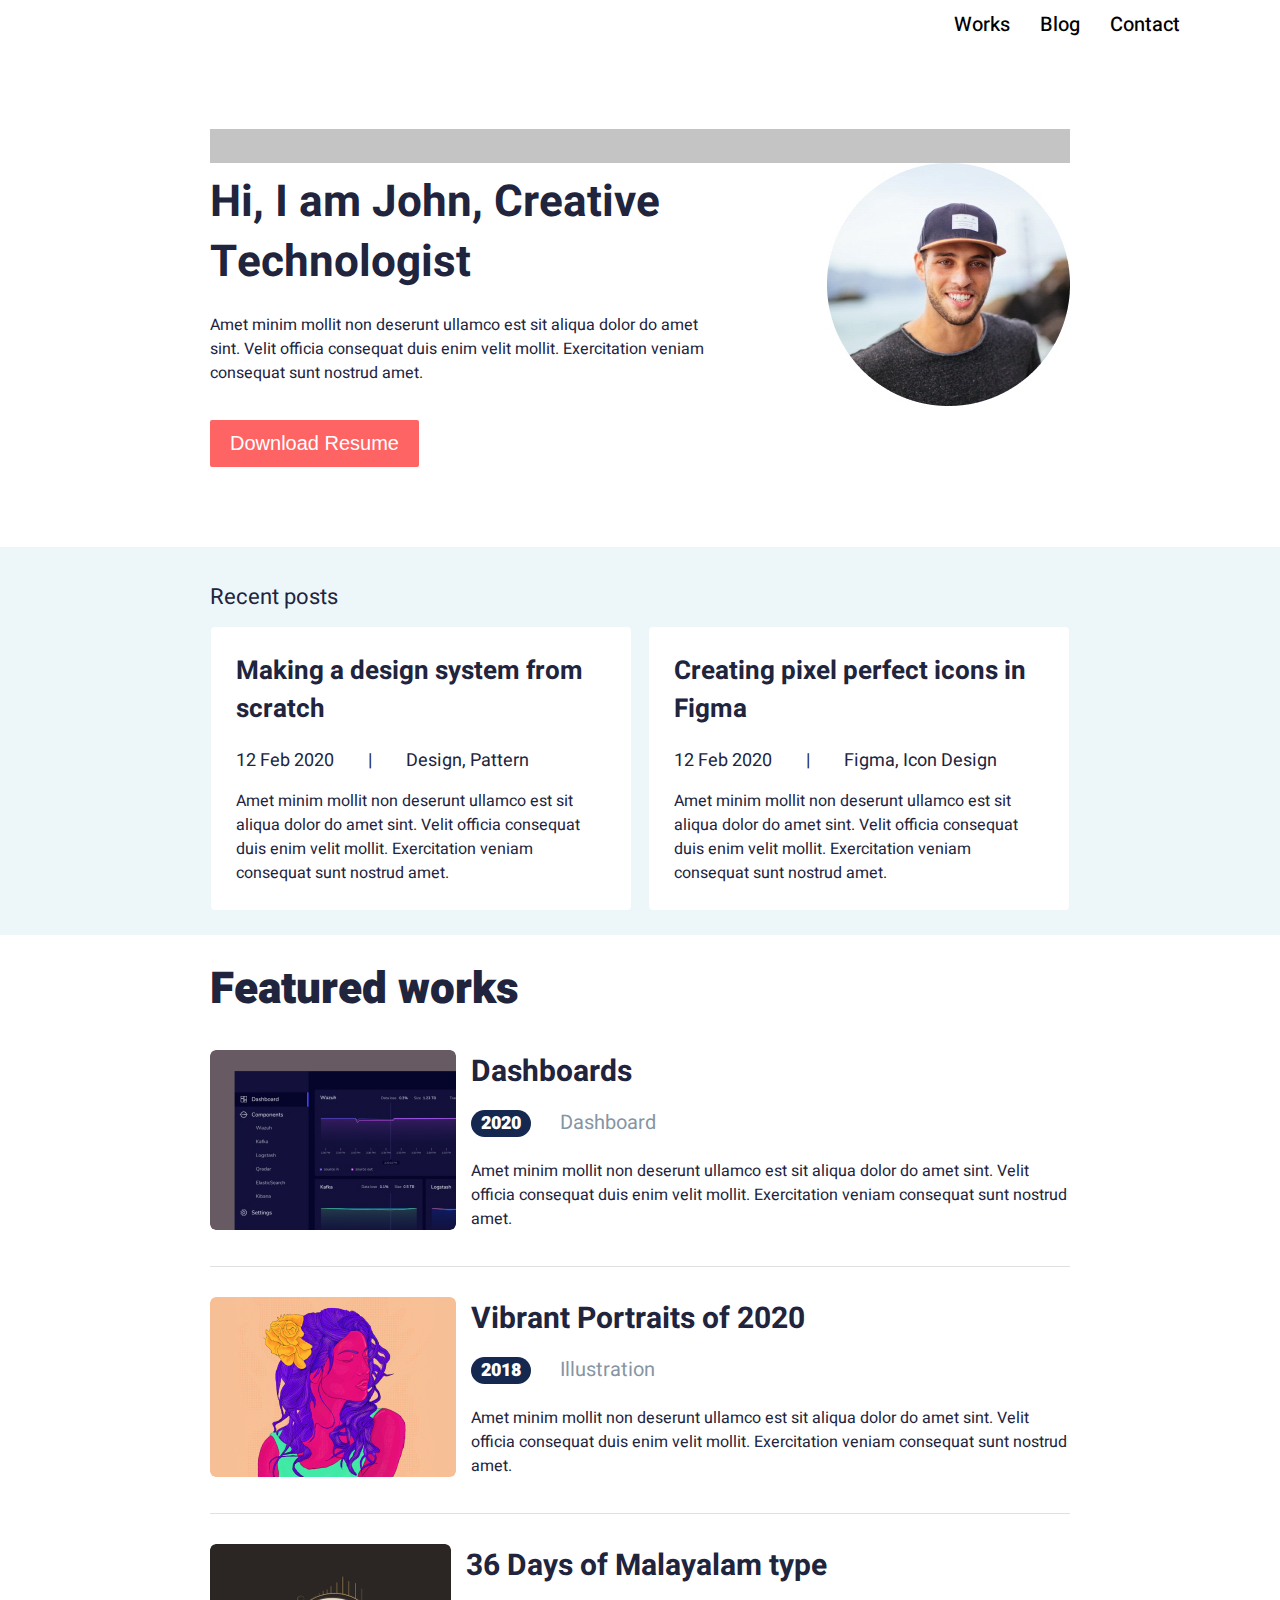
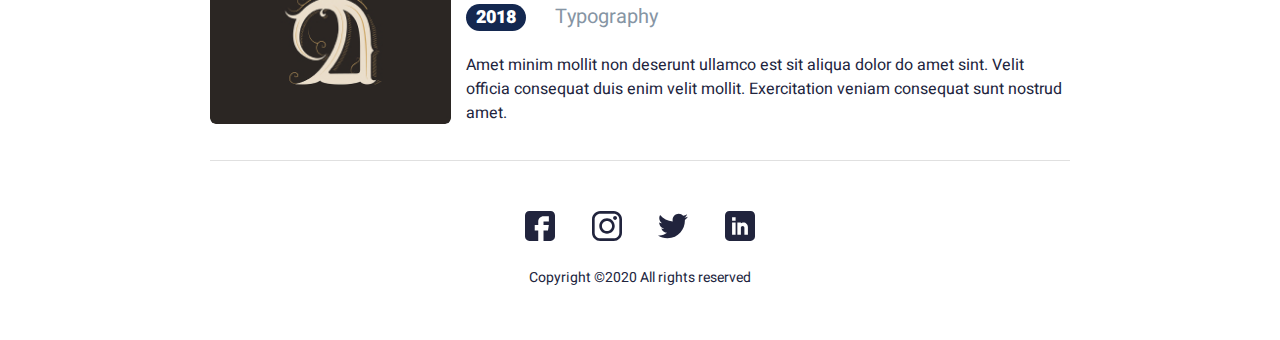
<file: index.html>
<!DOCTYPE html>
<html lang="en">
  <head>
    <meta charset="UTF-8" />
    <meta http-equiv="X-UA-Compatible" content="IE=edge" />
    <meta name="viewport" content="width=device-width, initial-scale=1.0" />
    <title>Document</title>
    <link rel="preconnect" href="https://fonts.googleapis.com" />
    <link rel="preconnect" href="https://fonts.gstatic.com" crossorigin />
    <link
      href="https://fonts.googleapis.com/css2?family=Heebo:wght@400;700&family=Montserrat&display=swap"
      rel="stylesheet"
    />
    <link rel="stylesheet" href="style.css" />
  </head>

  <body>
    <header>
      <nav class="menu">
        <button class="burger"></button>
        <a href="featured-works.html">Works</a>
        <a href="blog.html">Blog</a>
        <a href="#">Contact</a>
      </nav>
    </header>

    <div class="container about__user">
      <div>
        <h1 class="main__title">Hi, I am John, Creative Technologist</h1>
        <p class="about">
          Amet minim mollit non deserunt ullamco est sit aliqua dolor do amet
          sint. Velit officia consequat duis enim velit mollit. Exercitation
          veniam consequat sunt nostrud amet.
        </p>
        <button class="btn">Download Resume</button>
      </div>
      <img src="images/my-photo.jpg" alt="Photo" />
    </div>
    
      

    <section class="section__posts">
      <div class="container">
        <h2>Recent posts</h2>
        <div class="blog__posts">
          <div class="post">
            <h4>
              <a href="blog.html">Making a design system from scratch</a>
            </h4>
            <span>12 Feb 2020</span>
            <span>|</span>
            <span>Design, Pattern</span>
            <p>
              Amet minim mollit non deserunt ullamco est sit aliqua dolor do
              amet sint. Velit officia consequat duis enim velit mollit.
              Exercitation veniam consequat sunt nostrud amet.
            </p>
          </div>
          <div class="post">
            <h4>
              <a href="blog.html">Creating pixel perfect icons in Figma</a>
            </h4>
            <span>12 Feb 2020</span>
            <span>|</span>
            <span>Figma, Icon Design</span>
            <p>
              Amet minim mollit non deserunt ullamco est sit aliqua dolor do
              amet sint. Velit officia consequat duis enim velit mollit.
              Exercitation veniam consequat sunt nostrud amet.
            </p>
          </div>
        </div>
      </div>
    </section>

    <section>
      <div class="container">
        <h3 class="work__title">Featured works</h3>
        <div class="featured__works">
          <div class="work">
            <img src="images/screen.jpg" alt="Screen" />
            <div class="description">
              <h2>
                <a href="works/article-page1.html">Dashboards</a>
              </h2>
              <span class="date__text">2020</span>
              <span class="date__inform">Dashboard</span>
              <p>
                Amet minim mollit non deserunt ullamco est sit aliqua dolor do
                amet sint. Velit officia consequat duis enim velit mollit.
                Exercitation veniam consequat sunt nostrud amet.
              </p>
            </div>
          </div>
          <div class="work">
            <img src="images/girl.jpg" alt="Girl_picture" />
            <div class="description">
              <h2>
                <a href="works/article-page2.html">Vibrant Portraits of 2020</a>
              </h2>
              <span class="date__text">2018</span>
              <span class="date__inform">Illustration</span>
              <p>
                Amet minim mollit non deserunt ullamco est sit aliqua dolor do
                amet sint. Velit officia consequat duis enim velit mollit.
                Exercitation veniam consequat sunt nostrud amet.
              </p>
            </div>
          </div>
          <div class="work">
            <img src="images/letter.jpg" alt="Screen" />
            <div class="description">
              <h2>
                <a href="works/article-page3.html">36 Days of Malayalam type</a>
              </h2>
              <span class="date__text">2018</span>
              <span class="date__inform">Typography</span>
              <p>
                Amet minim mollit non deserunt ullamco est sit aliqua dolor do
                amet sint. Velit officia consequat duis enim velit mollit.
                Exercitation veniam consequat sunt nostrud amet.
              </p>
            </div>
          </div>
        </div>
      </div>
    </section>

    <footer>
      <div class="social__links">
        <a href="https://uk-ua.facebook.com/" class="icon fb"></a>
        <a href="https://www.instagram.com/" class="icon insta"></a>
        <a href="https://twitter.com/" class="icon tw"></a>
        <a href="https://www.linkedin.com/" class="icon in"></a>
      </div>
      <p>Copyright ©2020 All rights reserved</p>
    </footer>
  </body>
</html>
</file>
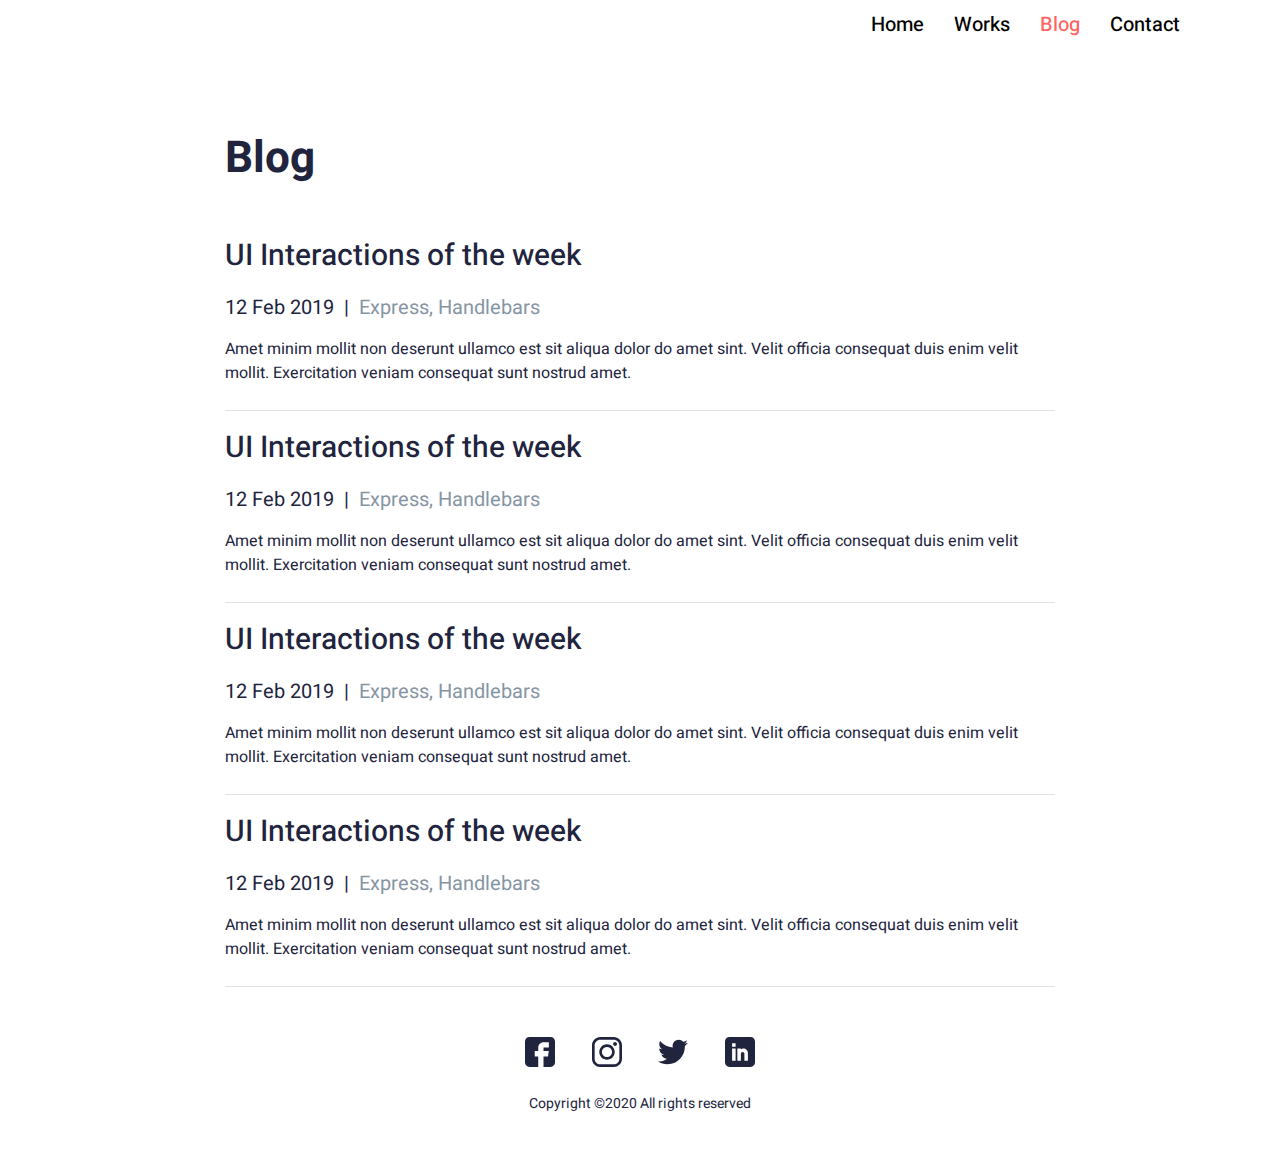
<file: blog.html>
<!DOCTYPE html>
<html lang="en">
  <head>
    <meta charset="UTF-8" />
    <meta http-equiv="X-UA-Compatible" content="IE=edge" />
    <meta name="viewport" content="width=device-width, initial-scale=1.0" />
    <title>Document</title>
    <link rel="preconnect" href="https://fonts.googleapis.com" />
    <link rel="preconnect" href="https://fonts.gstatic.com" crossorigin />
    <link
      href="https://fonts.googleapis.com/css2?family=Heebo:wght@400;700&family=Montserrat&display=swap"
      rel="stylesheet"
    />
    <link rel="stylesheet" href="style.css" />
  </head>

  <body>
    <header>
      <nav class="menu">
        <button class="burger"></button>
        <a href="index.html">Home</a>
        <a href="featured-works.html">Works</a>
        <a href="blog.html" id="active">Blog</a>
        <a href="#">Contact</a>
      </nav>
    </header>
    <section>
      <div class="container blog__text">
        <h1 class="main__blog__title">Blog</h1>
        <div class="blog">
          <div class="blog__information">
            <h2 class="second__blog__title">UI Interactions of the week</h2>
            <div class="date">
              <span class="date__text">12 Feb 2019</span>
              <span class="date__text">|</span>
              <span class="date__inform">Express, Handlebars</span>
            </div>
            <p>
              Amet minim mollit non deserunt ullamco est sit aliqua dolor do
              amet sint. Velit officia consequat duis enim velit mollit.
              Exercitation veniam consequat sunt nostrud amet.
            </p>
          </div>
          <div class="blog__information">
            <h2 class="second__blog__title">UI Interactions of the week</h2>
            <div class="date">
              <span class="date__text">12 Feb 2019</span>
              <span class="date__text">|</span>
              <span class="date__inform">Express, Handlebars</span>
            </div>
            <p>
              Amet minim mollit non deserunt ullamco est sit aliqua dolor do
              amet sint. Velit officia consequat duis enim velit mollit.
              Exercitation veniam consequat sunt nostrud amet.
            </p>
          </div>
          <div class="blog__information">
            <h2 class="second__blog__title">UI Interactions of the week</h2>
            <div class="date">
              <span class="date__text">12 Feb 2019</span>
              <span class="date__text">|</span>
              <span class="date__inform">Express, Handlebars</span>
            </div>
            <p>
              Amet minim mollit non deserunt ullamco est sit aliqua dolor do
              amet sint. Velit officia consequat duis enim velit mollit.
              Exercitation veniam consequat sunt nostrud amet.
            </p>
          </div>
          <div class="blog__information">
            <h2 class="second__blog__title">UI Interactions of the week</h2>
            <div class="date">
              <span class="date__text">12 Feb 2019</span>
              <span class="date__text">|</span>
              <span class="date__inform">Express, Handlebars</span>
            </div>
            <p>
              Amet minim mollit non deserunt ullamco est sit aliqua dolor do
              amet sint. Velit officia consequat duis enim velit mollit.
              Exercitation veniam consequat sunt nostrud amet.
            </p>
          </div>
        </div>
      </div>
    </section>
    <footer>
      <div class="social__links">
        <a href="https://uk-ua.facebook.com/" class="icon fb"></a>
        <a href="https://www.instagram.com/" class="icon insta"></a>
        <a href="https://twitter.com/" class="icon tw"></a>
        <a href="https://www.linkedin.com/" class="icon in"></a>
      </div>
      <p>Copyright ©2020 All rights reserved</p>
    </footer>
  </body>
</html>
</file>
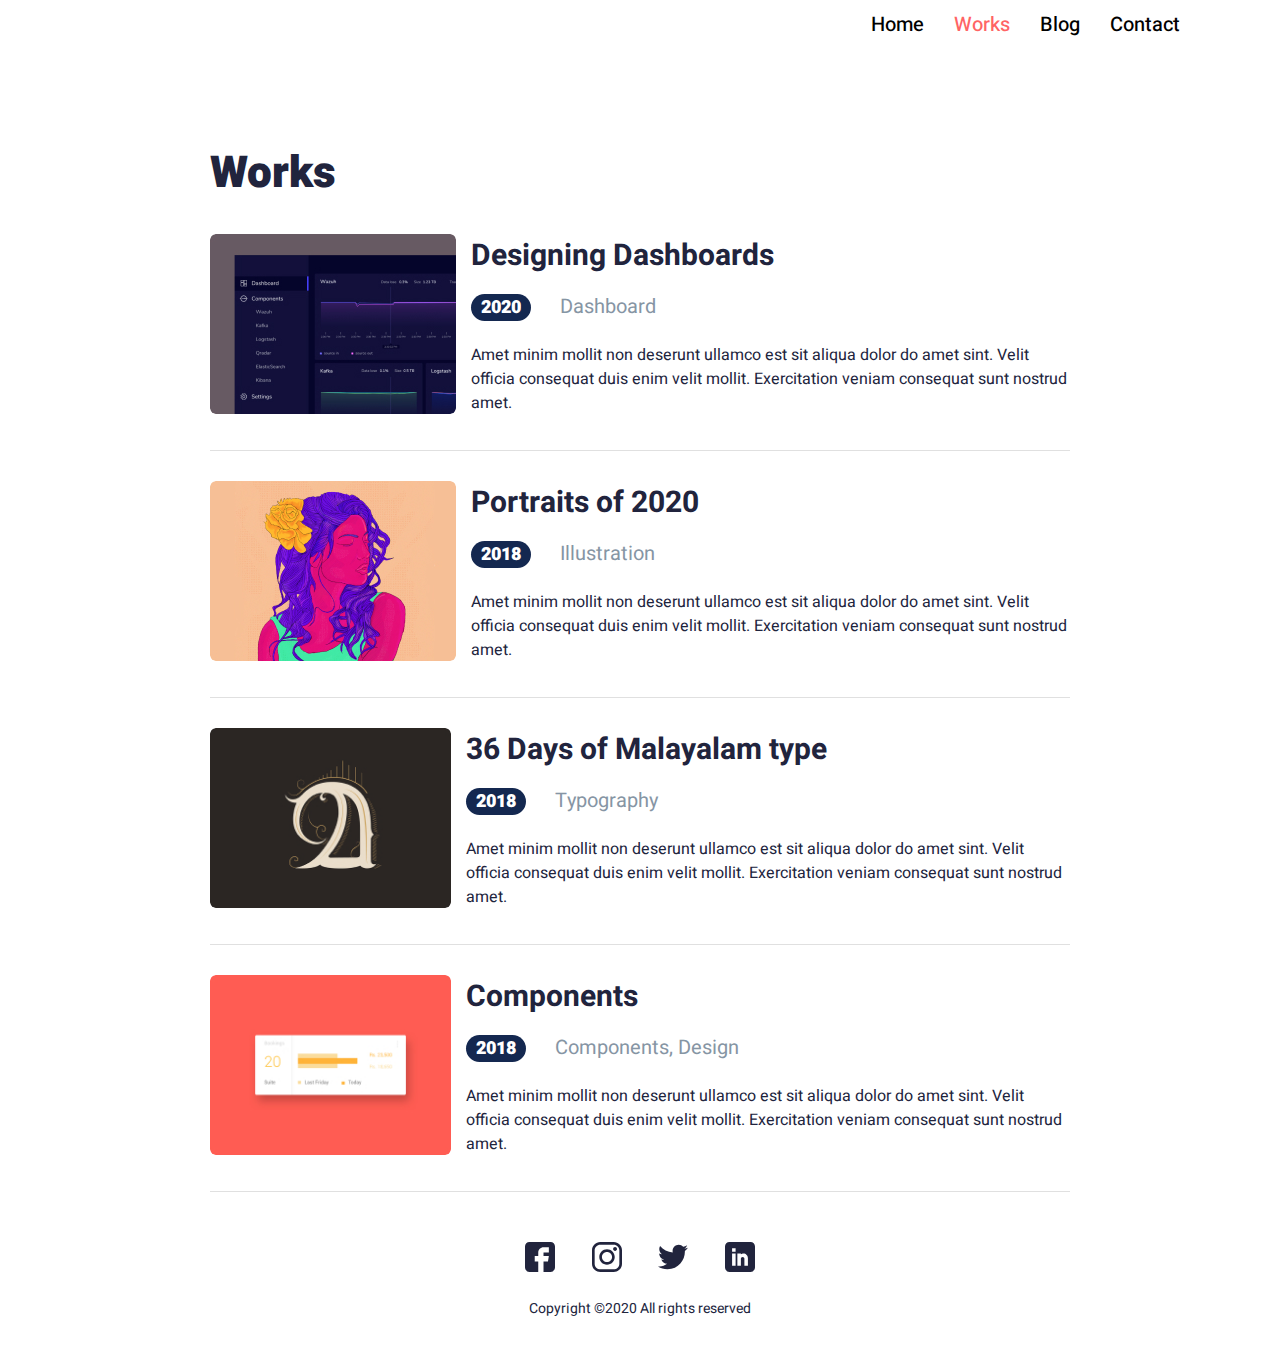
<file: featured-works.html>
<!DOCTYPE html>
<html lang="en">
  <head>
    <meta charset="UTF-8" />
    <meta http-equiv="X-UA-Compatible" content="IE=edge" />
    <meta name="viewport" content="width=device-width, initial-scale=1.0" />
    <title>Document</title>
    <link rel="preconnect" href="https://fonts.googleapis.com" />
    <link rel="preconnect" href="https://fonts.gstatic.com" crossorigin />
    <link
      href="https://fonts.googleapis.com/css2?family=Heebo:wght@400;700&family=Montserrat&display=swap"
      rel="stylesheet"
    />
    <link rel="stylesheet" href="style.css" />
  </head>

  <body>
    <header>
      <nav class="menu">
        <button class="burger"></button>
        <a href="index.html">Home</a>
        <a href="featured-works.html" id="active">Works</a>
        <a href="blog.html">Blog</a>
        <a href="#">Contact</a>
      </nav>
    </header>
    <section class="works__page">
      <div class="container">
        <h1 class="work__title">Works</h1>
        <div class="featured__works">
          <div class="work">
            <img src="images/screen.jpg" alt="Screen" />
            <div class="description">
              <h2>
                <a href="./works/article-page1.html">Designing Dashboards</a>
              </h2>
              <span class="date__text">2020</span>
              <span class="date__inform">Dashboard</span>
              <p>
                Amet minim mollit non deserunt ullamco est sit aliqua dolor do
                amet sint. Velit officia consequat duis enim velit mollit.
                Exercitation veniam consequat sunt nostrud amet.
              </p>
            </div>
          </div>
          <div class="work">
            <img src="images/girl.jpg" alt="Girl_picture" />
            <div class="description">
              <h2>
                <a href="works/article-page2.html">Portraits of 2020</a>
              </h2>
              <span class="date__text">2018</span>
              <span class="date__inform">Illustration</span>
              <p>
                Amet minim mollit non deserunt ullamco est sit aliqua dolor do
                amet sint. Velit officia consequat duis enim velit mollit.
                Exercitation veniam consequat sunt nostrud amet.
              </p>
            </div>
          </div>
          <div class="work">
            <img src="images/letter.jpg" alt="Screen" />
            <div class="description">
              <h2>
                <a href="works/article-page3.html">36 Days of Malayalam type</a>
              </h2>
              <span class="date__text">2018</span>
              <span class="date__inform">Typography</span>
              <p>
                Amet minim mollit non deserunt ullamco est sit aliqua dolor do
                amet sint. Velit officia consequat duis enim velit mollit.
                Exercitation veniam consequat sunt nostrud amet.
              </p>
            </div>
          </div>
          <div class="work">
            <img src="images/components.jpg" alt="Components" />
            <div class="description">
              <h2>Components</h2>
              <span class="date__text">2018</span>
              <span class="date__inform">Components, Design</span>
              <p>
                Amet minim mollit non deserunt ullamco est sit aliqua dolor do
                amet sint. Velit officia consequat duis enim velit mollit.
                Exercitation veniam consequat sunt nostrud amet.
              </p>
            </div>
          </div>
        </div>
      </div>
    </section>
    <footer>
      <div class="social__links">
        <a href="https://uk-ua.facebook.com/" class="icon fb"></a>
        <a href="https://www.instagram.com/" class="icon insta"></a>
        <a href="https://twitter.com/" class="icon tw"></a>
        <a href="https://www.linkedin.com/" class="icon in"></a>
      </div>
      <p>Copyright ©2020 All rights reserved</p>
    </footer>
  </body>
</html>
</file>
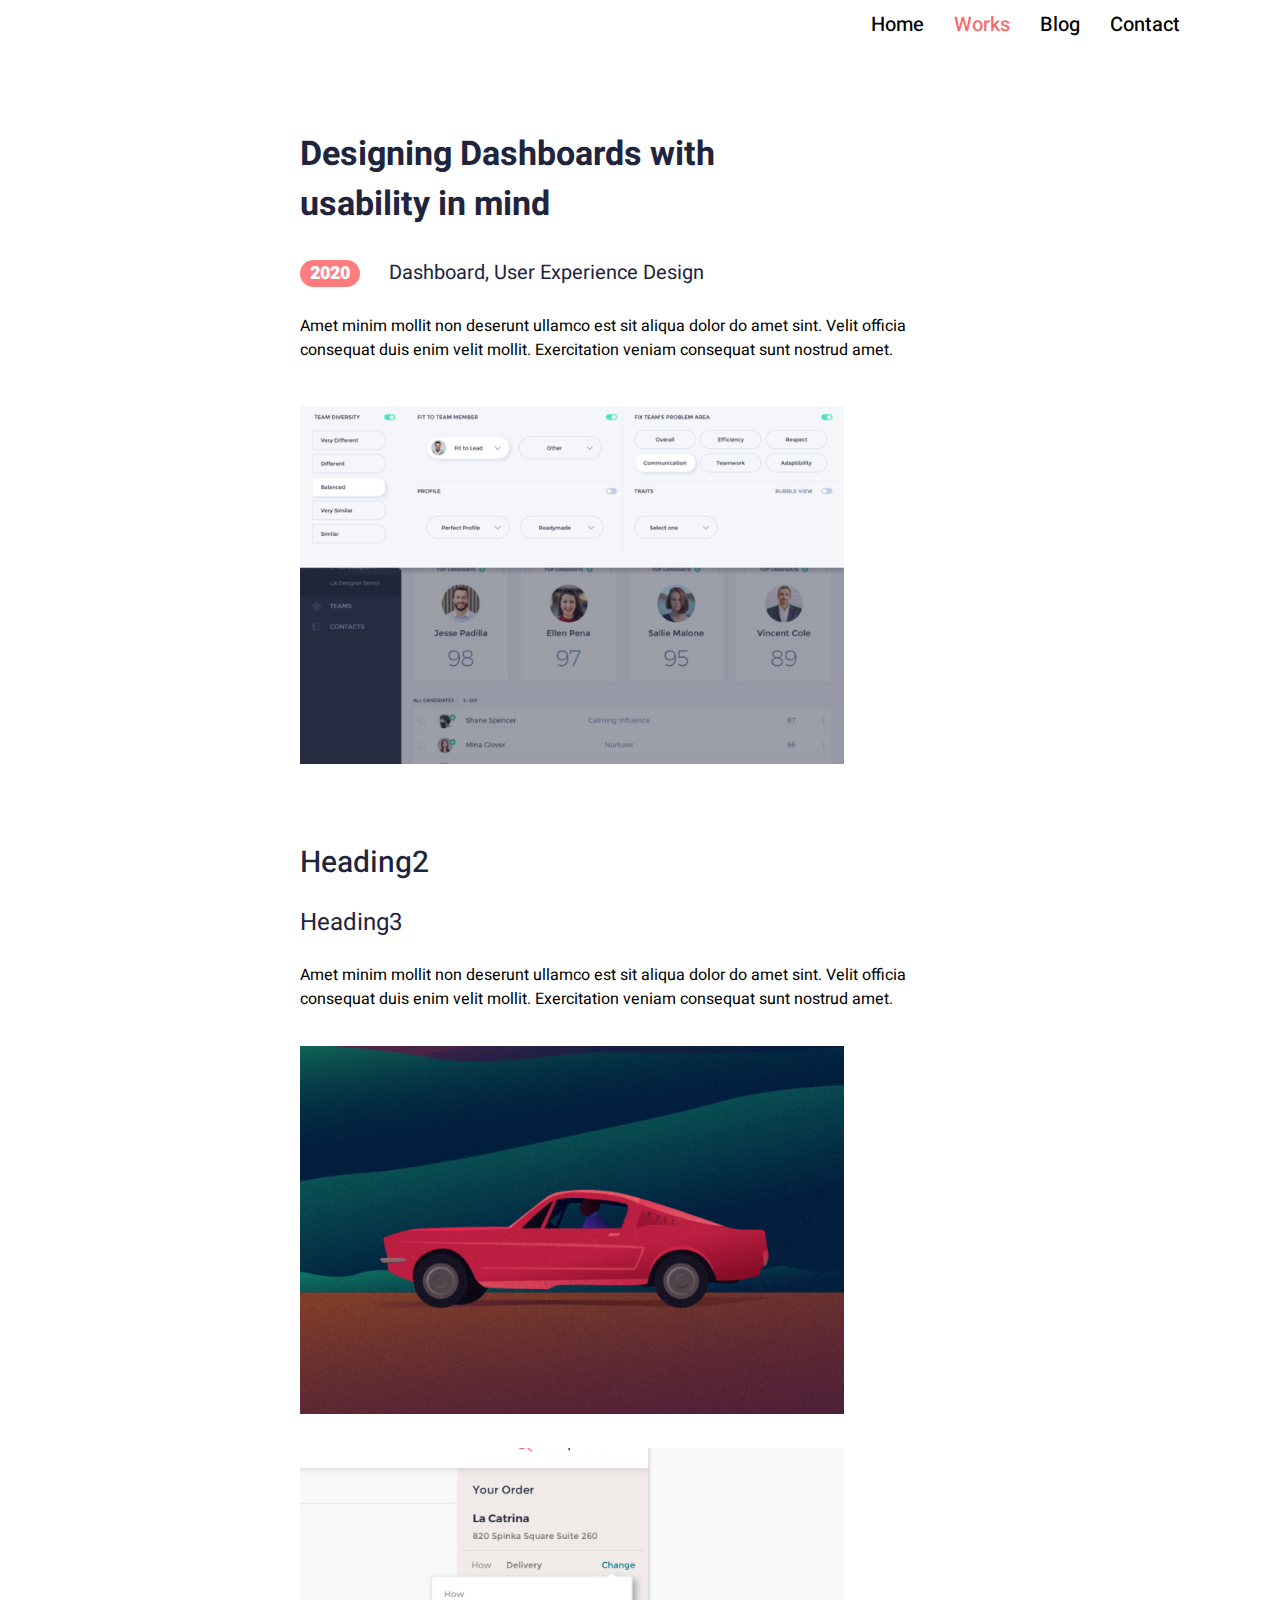
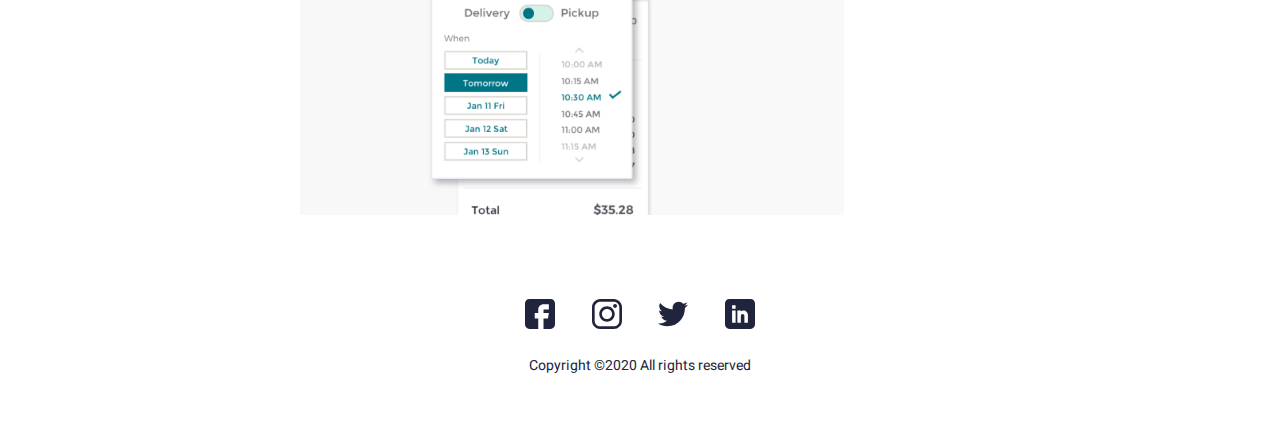
<file: works/article-page1.html>
<!DOCTYPE html>
<html lang="en">
  <head>
    <meta charset="UTF-8" />
    <meta http-equiv="X-UA-Compatible" content="IE=edge" />
    <meta name="viewport" content="width=device-width, initial-scale=1.0" />
    <title>Document</title>
    <link rel="preconnect" href="https://fonts.googleapis.com" />
    <link rel="preconnect" href="https://fonts.gstatic.com" crossorigin />
    <link
      href="https://fonts.googleapis.com/css2?family=Heebo:wght@400;700&family=Montserrat&display=swap"
      rel="stylesheet"
    />
    <link rel="stylesheet" href="../style.css" />
  </head>

  <body>
    <header>
      <nav class="menu">
        <button class="burger"></button>
        <a href="../index.html">Home</a>
        <a href="../featured-works.html" id="active">Works</a>
        <a href="../blog.html">Blog</a>
        <a href="#">Contact</a>
      </nav>
    </header>
    <section class="article__page">
      <div class="container">
        <h1 class="article__title">
          Designing Dashboards with usability in mind
        </h1>
        <div class="article__works">
          <div class="article">
            <span class="date__text">2020</span>
            <span class="date__inform">Dashboard, User Experience Design</span>
            <p>
              Amet minim mollit non deserunt ullamco est sit aliqua dolor do
              amet sint. Velit officia consequat duis enim velit mollit.
              Exercitation veniam consequat sunt nostrud amet.
            </p>
            <img src="../images/team.jpg" alt="Team" />
            <h2>Heading2</h2>
            <h3>Heading3</h3>
            <p>
              Amet minim mollit non deserunt ullamco est sit aliqua dolor do
              amet sint. Velit officia consequat duis enim velit mollit.
              Exercitation veniam consequat sunt nostrud amet.
            </p>
            <img src="../images/car.jpg" alt="Car" />
            <img src="../images/order.jpg" alt="Order" />
          </div>
        </div>
      </div>
    </section>
    <footer>
      <div class="social__links">
        <a href="https://uk-ua.facebook.com/" class="icon fb"></a>
        <a href="https://www.instagram.com/" class="icon insta"></a>
        <a href="https://twitter.com/" class="icon tw"></a>
        <a href="https://www.linkedin.com/" class="icon in"></a>
      </div>
      <p>Copyright ©2020 All rights reserved</p>
    </footer>
  </body>
</html>
</file>
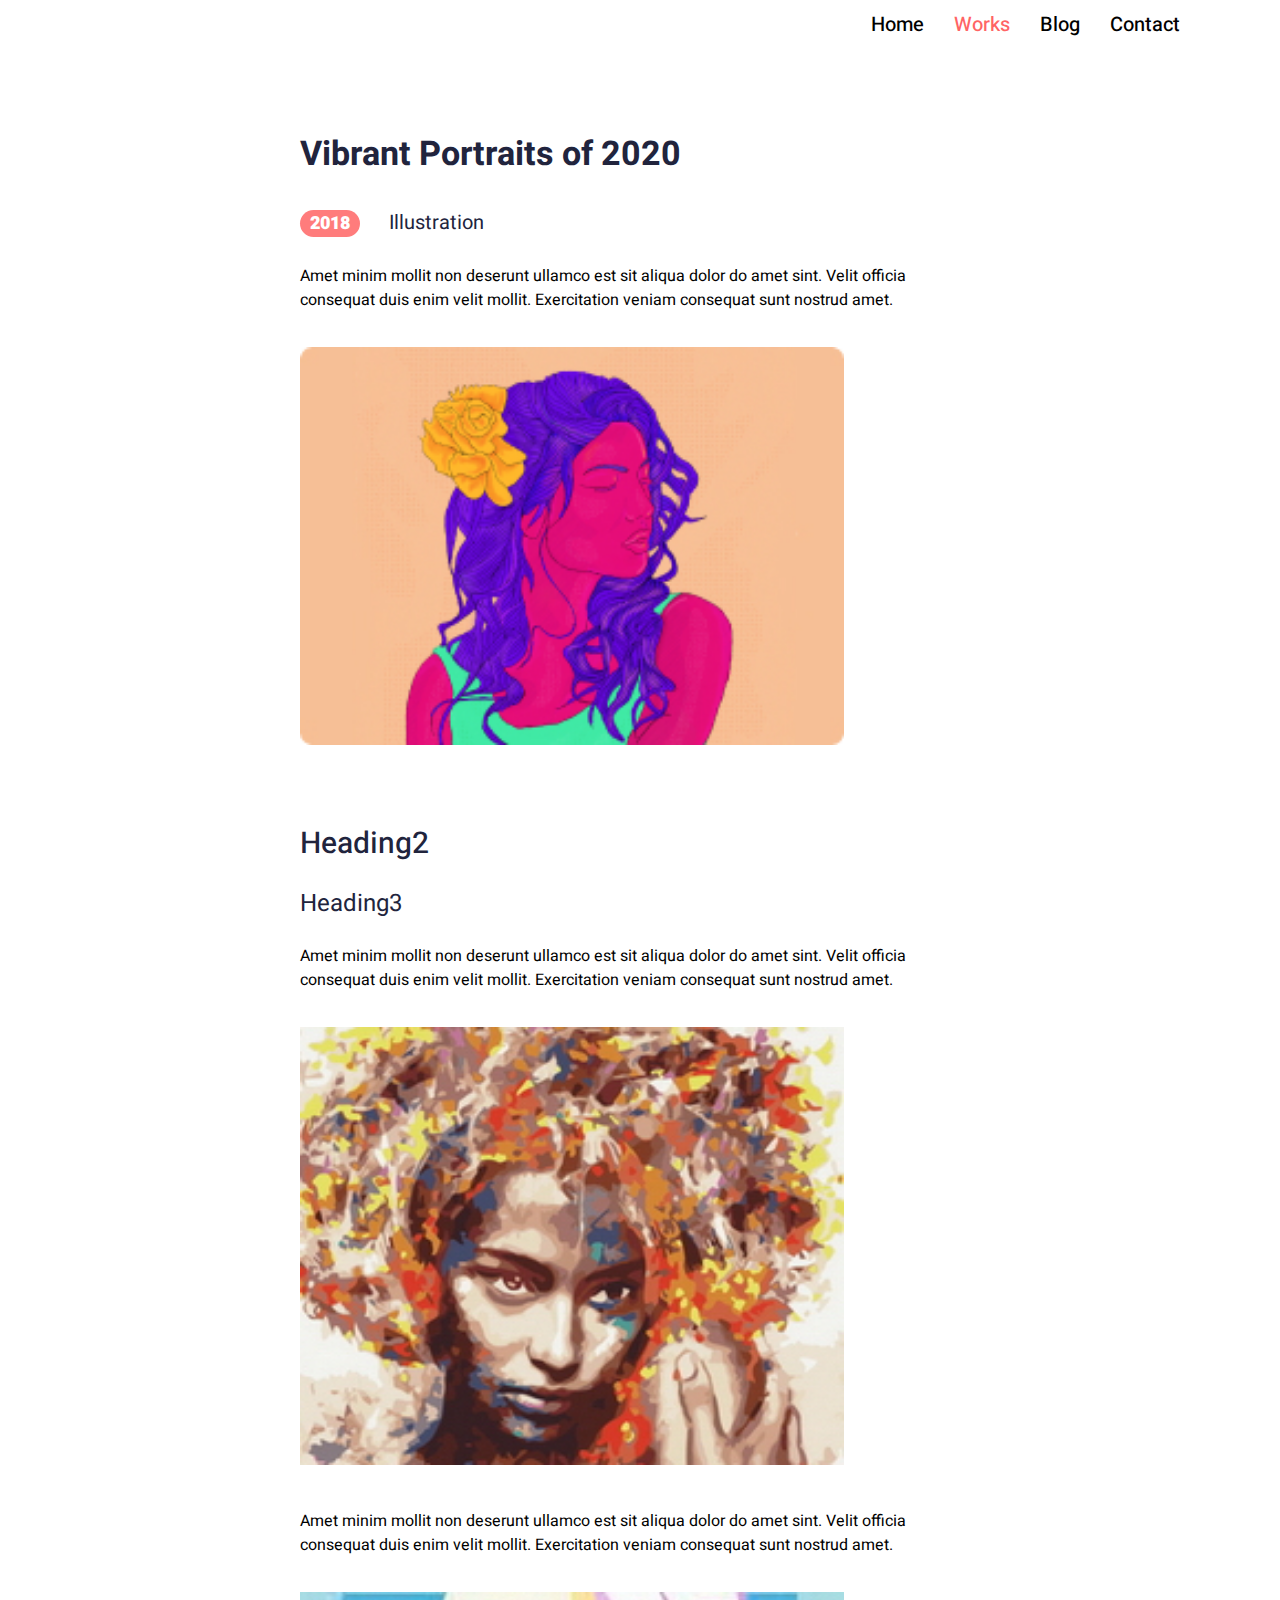
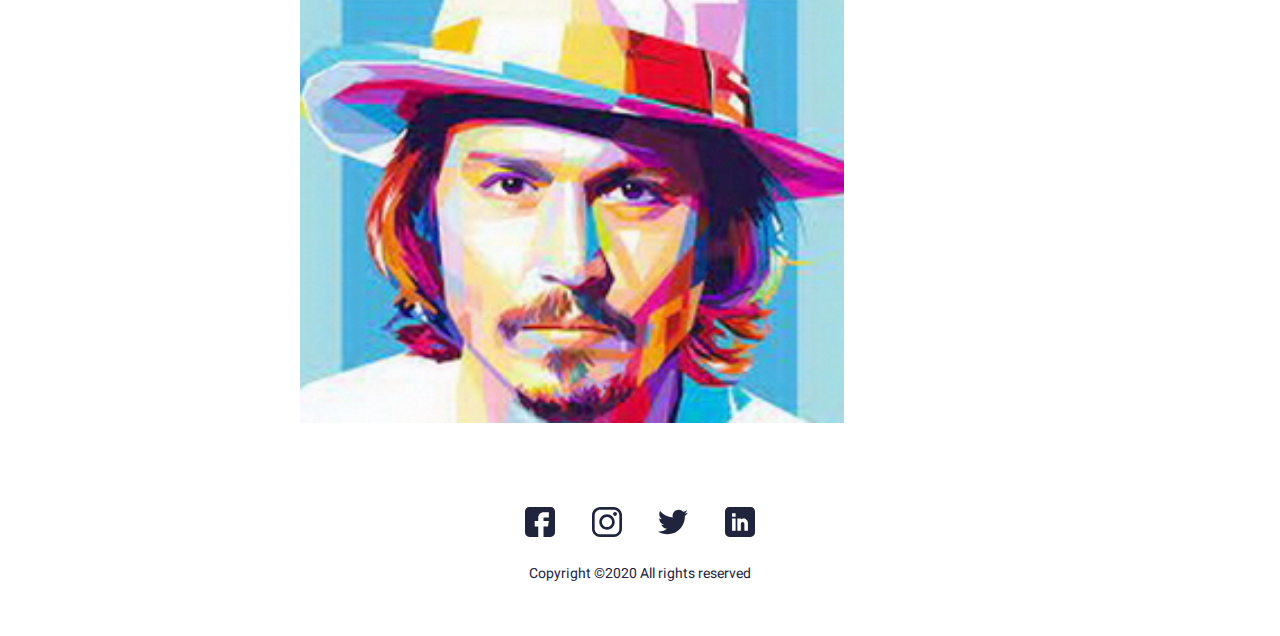
<file: works/article-page2.html>
<!DOCTYPE html>
<html lang="en">
  <head>
    <meta charset="UTF-8" />
    <meta http-equiv="X-UA-Compatible" content="IE=edge" />
    <meta name="viewport" content="width=device-width, initial-scale=1.0" />
    <title>Document</title>
    <link rel="preconnect" href="https://fonts.googleapis.com" />
    <link rel="preconnect" href="https://fonts.gstatic.com" crossorigin />
    <link
      href="https://fonts.googleapis.com/css2?family=Heebo:wght@400;700&family=Montserrat&display=swap"
      rel="stylesheet"
    />
    <link rel="stylesheet" href="../style.css" />
  </head>

  <body>
    <header>
      <nav class="menu">
        <button class="burger"></button>
        <a href="../index.html">Home</a>
        <a href="../featured-works.html" id="active">Works</a>
        <a href="../blog.html">Blog</a>
        <a href="#">Contact</a>
      </nav>
    </header>

    <section class="article__page">
      <div class="container">
        <h1 class="article__title">Vibrant Portraits of 2020</h1>
        <div class="article__works">
          <div class="article">
            <span class="date__text">2018</span>
            <span class="date__inform">Illustration</span>
            <p>
              Amet minim mollit non deserunt ullamco est sit aliqua dolor do
              amet sint. Velit officia consequat duis enim velit mollit.
              Exercitation veniam consequat sunt nostrud amet.
            </p>
            <img src="../images/girl.jpg" alt="Girl" />
            <h2>Heading2</h2>
            <h3>Heading3</h3>
            <p>
              Amet minim mollit non deserunt ullamco est sit aliqua dolor do
              amet sint. Velit officia consequat duis enim velit mollit.
              Exercitation veniam consequat sunt nostrud amet.
            </p>
            <img src="../images/girl22.jpg" alt="Perl" />
            <p>
              Amet minim mollit non deserunt ullamco est sit aliqua dolor do
              amet sint. Velit officia consequat duis enim velit mollit.
              Exercitation veniam consequat sunt nostrud amet.
            </p>
            <img src="../images/man.jfif" alt="Man" />
          </div>
        </div>
      </div>
    </section>
    <footer>
      <div class="social__links">
        <a href="https://uk-ua.facebook.com/" class="icon fb"></a>
        <a href="https://www.instagram.com/" class="icon insta"></a>
        <a href="https://twitter.com/" class="icon tw"></a>
        <a href="https://www.linkedin.com/" class="icon in"></a>
      </div>
      <p>Copyright ©2020 All rights reserved</p>
    </footer>
  </body>
</html>
</file>
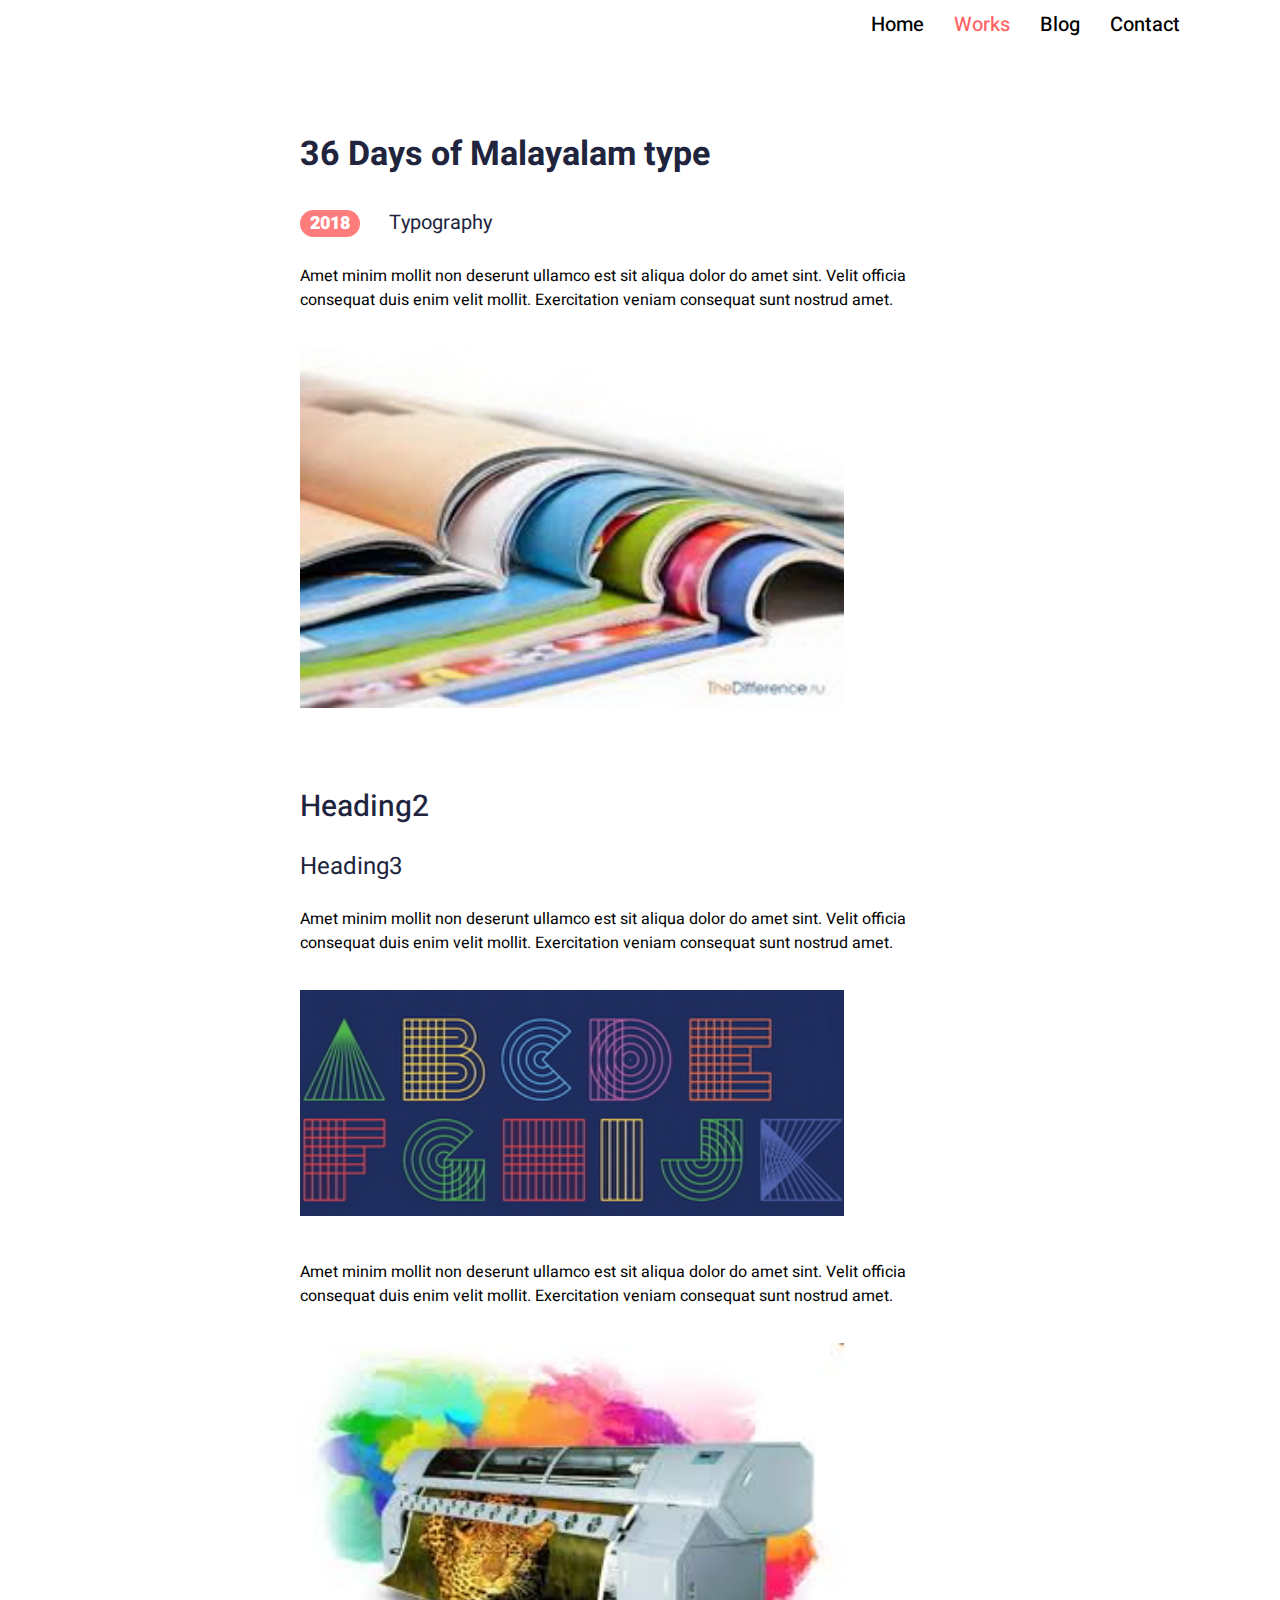
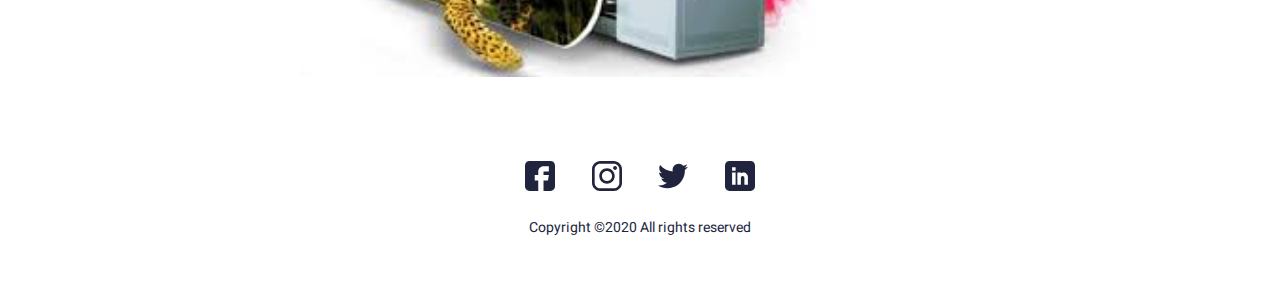
<file: works/article-page3.html>
<!DOCTYPE html>
<html lang="en">
  <head>
    <meta charset="UTF-8" />
    <meta http-equiv="X-UA-Compatible" content="IE=edge" />
    <meta name="viewport" content="width=device-width, initial-scale=1.0" />
    <title>Document</title>
    <link rel="preconnect" href="https://fonts.googleapis.com" />
    <link rel="preconnect" href="https://fonts.gstatic.com" crossorigin />
    <link
      href="https://fonts.googleapis.com/css2?family=Heebo:wght@400;700&family=Montserrat&display=swap"
      rel="stylesheet"
    />
    <link rel="stylesheet" href="../style.css" />
  </head>

  <body>
    <header>
      <nav class="menu">
        <button class="burger"></button>
        <a href="../index.html">Home</a>
        <a href="../featured-works.html" id="active">Works</a>
        <a href="../blog.html">Blog</a>
        <a href="#">Contact</a>
      </nav>
    </header>
    <section class="article__page">
      <div class="container">
        <h1 class="article__title">36 Days of Malayalam type</h1>
        <div class="article__works">
          <div class="article">
            <span class="date__text">2018</span>
            <span class="date__inform">Typography</span>
            <p>
              Amet minim mollit non deserunt ullamco est sit aliqua dolor do
              amet sint. Velit officia consequat duis enim velit mollit.
              Exercitation veniam consequat sunt nostrud amet.
            </p>
            <img src="../images/magazins.jfif" alt="Magazins" />
            <h2>Heading2</h2>
            <h3>Heading3</h3>
            <p>
              Amet minim mollit non deserunt ullamco est sit aliqua dolor do
              amet sint. Velit officia consequat duis enim velit mollit.
              Exercitation veniam consequat sunt nostrud amet.
            </p>
            <img src="../images/letters.jpg" alt="Typography" />
            <p>
              Amet minim mollit non deserunt ullamco est sit aliqua dolor do
              amet sint. Velit officia consequat duis enim velit mollit.
              Exercitation veniam consequat sunt nostrud amet.
            </p>
            <img src="../images/print.jfif" alt="Print" />
          </div>
        </div>
      </div>
    </section>
    <footer>
      <div class="social__links">
        <a href="https://uk-ua.facebook.com/" class="icon fb"></a>
        <a href="https://www.instagram.com/" class="icon insta"></a>
        <a href="https://twitter.com/" class="icon tw"></a>
        <a href="https://www.linkedin.com/" class="icon in"></a>
      </div>
      <p>Copyright ©2020 All rights reserved</p>
    </footer>
  </body>
</html>
</file>
<file: style.css>
/* COMMON STYLES */
* {
  box-sizing: border-box;
  margin: 0;
  padding: 0;
}

body {
  font-family: "Heebo", sans-serif;
  color: #21243d;
}

.container {
  max-width: 860px;
  margin: 0 auto;
}

h1 {
  font-weight: 700;
  font-size: 44px;
  line-height: 60px;
}

p {
  font-weight: 400;
  font-size: 16px;
  line-height: 24px;
}

h2 {
  font-weight: 500;
  font-size: 30px;
  line-height: 44px;
  margin-top: 15px;
}

h3 {
  font-weight: 400;
  font-size: 22px;
  line-height: 60px;
}

h2 a {
  text-decoration: none;
  color: #21243d;
}

.menu a:active {
  color: #ff6464;
}

/* HEADER STYLES */
.menu {
  display: flex;
  justify-content: flex-end;
  max-width: 1150px;
  margin: 10px 45px;
}

.menu a {
  padding: 0 15px;
  text-decoration: none;
  font-size: 20px;
  color: #000000;
  font-weight: 500;
  margin-bottom: 80px;
}

.about__user {
  display: flex;
  justify-content: space-between;
  border-top: 34px solid #c4c4c4;
}

.about__user div {
  max-width: 500px;
}

.about__user img {
  width: 243px;
  height: 243px;
}

.btn {
  background: #ff6464;
  border-radius: 2px;
  border: none;
  color: #ffffff;
  font-size: 20px;
  font-weight: 400;
  padding: 12px 20px;
  margin-top: 35px;
}

.about {
  margin-top: 20px;
}

.main__title {
  margin-top: 10px;
}

/* POSTS STYLES */

.section__posts {
  background: #edf7fa;
  padding-bottom: 15px;
  padding-top: 5px;
  margin-top: 80px;
}

.blog__posts {
  display: flex;
  justify-content: space-around;
  gap: 15px;
}

.blog__posts h4 {
  font-weight: 700;
  font-size: 26px;
  line-height: 38px;
  margin-bottom: 20px;
}

.blog__posts h4 a {
  text-decoration: none;
  color: #21243d;
}

.section__posts h2 {
  font-weight: 400;
  font-size: 22px;
  line-height: 60px;
}

.blog__posts span {
  font-weight: 400;
  font-size: 18px;
  line-height: 26px;
  padding-right: 30px;
  margin-bottom: 11px;
}

.blog__posts p {
  margin-top: 15px;
}

.post {
  max-width: 420px;
  border-radius: 4px;
  background-color: #ffffff;
  padding: 25px;
  margin-bottom: 10px;
}

@media (max-width: 768px) {
  .blog__posts {
    flex-direction: column;
    align-items: center;
  }
  .blog__posts h4 {
    font-size: 22px;
    line-height: 30px;
  }
  .section__posts h2 {
    text-align: center;
  }
}

/* BLOG STYLES */
.date {
  display: flex;
  gap: 10px;
  margin: 15px 0px;
}

.date__text {
  font-weight: 400;
  font-size: 20px;
  line-height: 29px;
}

.date__inform {
  font-weight: 400;
  font-size: 20px;
  line-height: 29px;
  color: #8695a4;
}

.main__blog__title {
  margin-bottom: 45px;
}

.blog__information {
  border-bottom: 1px solid #e0e0e0;
  padding-bottom: 25px;
}

#active {
  color: #ff6464;
}

.blog__text {
  padding-left: 15px;
  padding-right: 15px;
}

/* BURGER MENU */
.burger {
  width: 30px;
  height: 20px;
  border: none;
  background-image: url(images/menu.svg);
  background-color: transparent;
  margin-left: auto;
  display: none;
  cursor: pointer;
}

/* RESPONSIVE DESIGN */
@media (max-width: 768px) {
  .about__user {
    flex-direction: column;
    align-items: center;
    border: none;
  }

  .about__user div {
    order: 1;
    text-align: center;
  }

  .about__user img {
    width: 180px;
    height: 180px;
    margin-bottom: 50px;
    border-radius: 50%;
    box-shadow: -3px 10px 0 #edf7fa;
  }

  h1 {
    font-size: 32px;
    line-height: 40px;
  }

  .burger {
    display: block;
  }

  .menu a {
    display: none;
  }

  .menu {
    padding-top: 20px;
  }

  .work__title {
    margin-left: 20px;
  }
}

@media (max-width: 768px) {
  .blog__text {
    flex-direction: column;
  }

  .main__blog__title {
    font-size: 30px;
  }

  .second__blog__title {
    font-size: 26px;
    line-height: 38px;
  }

  .date__inform {
    font-size: 16px;
    line-height: 24px;
  }

  .date__text {
    font-size: 16px;
    line-height: 24px;
  }

  .date {
    gap: 8px;
  }
}

/* FEATURED WORKS */
.work {
  display: flex;
  border-bottom: 1px solid #e0e0e0;
  padding-top: 30px;
  padding-bottom: 20px;
}

.work img {
  width: 250px;
  height: 180px;
  border-radius: 6px;
  margin-right: 15px;
}

.work h2 {
  font-weight: 700;
  margin-top: 0;
}

.work__title {
  margin-top: 25px;
  font-weight: 900;
  font-size: 44px;
  line-height: 60px;
}

.work .date__text {
  font-weight: 900;
  font-size: 18px;
  line-height: 60px;
  color: #ffffff;
  background-color: #142850;
  border-radius: 16px;
  padding: 0px 10px;
  margin-right: 25px;
}

.work p {
  padding-top: 5px;
  margin-bottom: 15px;
}

@media (max-width: 768px) {
  .featured__works {
    display: flex;
    flex-direction: column;
    align-items: center;
  }

  .work__title {
    text-align: left;
    font-size: 30px;
    font-weight: 700;
  }

  .work {
    flex-direction: column;
    max-width: 345px;
  }

  .work img {
    width: 100%;
    margin-bottom: 15px;
    min-height: 230px;
  }

  .works__page {
    margin-left: 18px;
    margin-right: 18px;
  }

  .works__page h2 {
    font-size: 24px;
    line-height: 30px;
  }
}

/* ARTICLE-PAGE */

.article__page .container {
  max-width: 680px;
}
.article__page h1 {
  font-weight: 700;
  font-size: 34px;
  line-height: 50px;
  max-width: 500px;
  margin-bottom: 15px;
}
.article__page h2 {
  line-height: 60px;
  margin-top: 35px;
}

.article__page h3 {
  font-size: 24px;
}

.article__page .date__text {
  background-color: #ff7c7c;
  font-weight: 900;
  font-size: 18px;
  line-height: 60px;
  color: #ffffff;
  border-radius: 16px;
  padding: 0 10px;
  margin-right: 25px;
}

.article__page .date__inform {
  font-weight: 400;
  font-size: 20px;
  line-height: 29px;
  color: #21243d;
}

.article__page p {
  margin-top: 10px;
  margin-bottom: 35px;
  color: #000000;
  max-width: 680px;
}

.article__page img {
  width: 80%;
  margin-bottom: 27px;
}

@media (max-width: 768px) {
  .article__page h1 {
    margin-left: 10px;
    margin-right: 10px;
    margin-top: 35px;
    font-size: 34px;
    line-height: 50px;
  }

  .article__works {
    margin-left: 10px;
    margin-right: 10px;
  }

  .article__page .date__inform {
    font-size: 16px;
    line-height: 26px;
  }

  .article__page h2 {
    font-size: 26px;
  }

  .article__page h3 {
    font-size: 20px;
  }
}

/* FOOTER STYLES */

footer {
  text-align: center;
  padding: 50px 0;
}

footer p {
  font-size: 14px;
}

.social__links {
  max-width: 230px;
  margin: 0 auto;
  display: flex;
  justify-content: space-between;
}

.social__links a {
  width: 30px;
  height: 30px;
  margin-bottom: 25px;
}
.icon {
  background-size: 100% 100%;
  background-repeat: no-repeat;
}

.fb {
  background-image: url(./images/social-icons/fb.svg);
}

.insta {
  background-image: url(./images/social-icons/insta.svg);
}

.tw {
  background-image: url(./images/social-icons/tw.svg);
}

.in {
  background-image: url(./images/social-icons/linkedin.svg);
}
</file>
